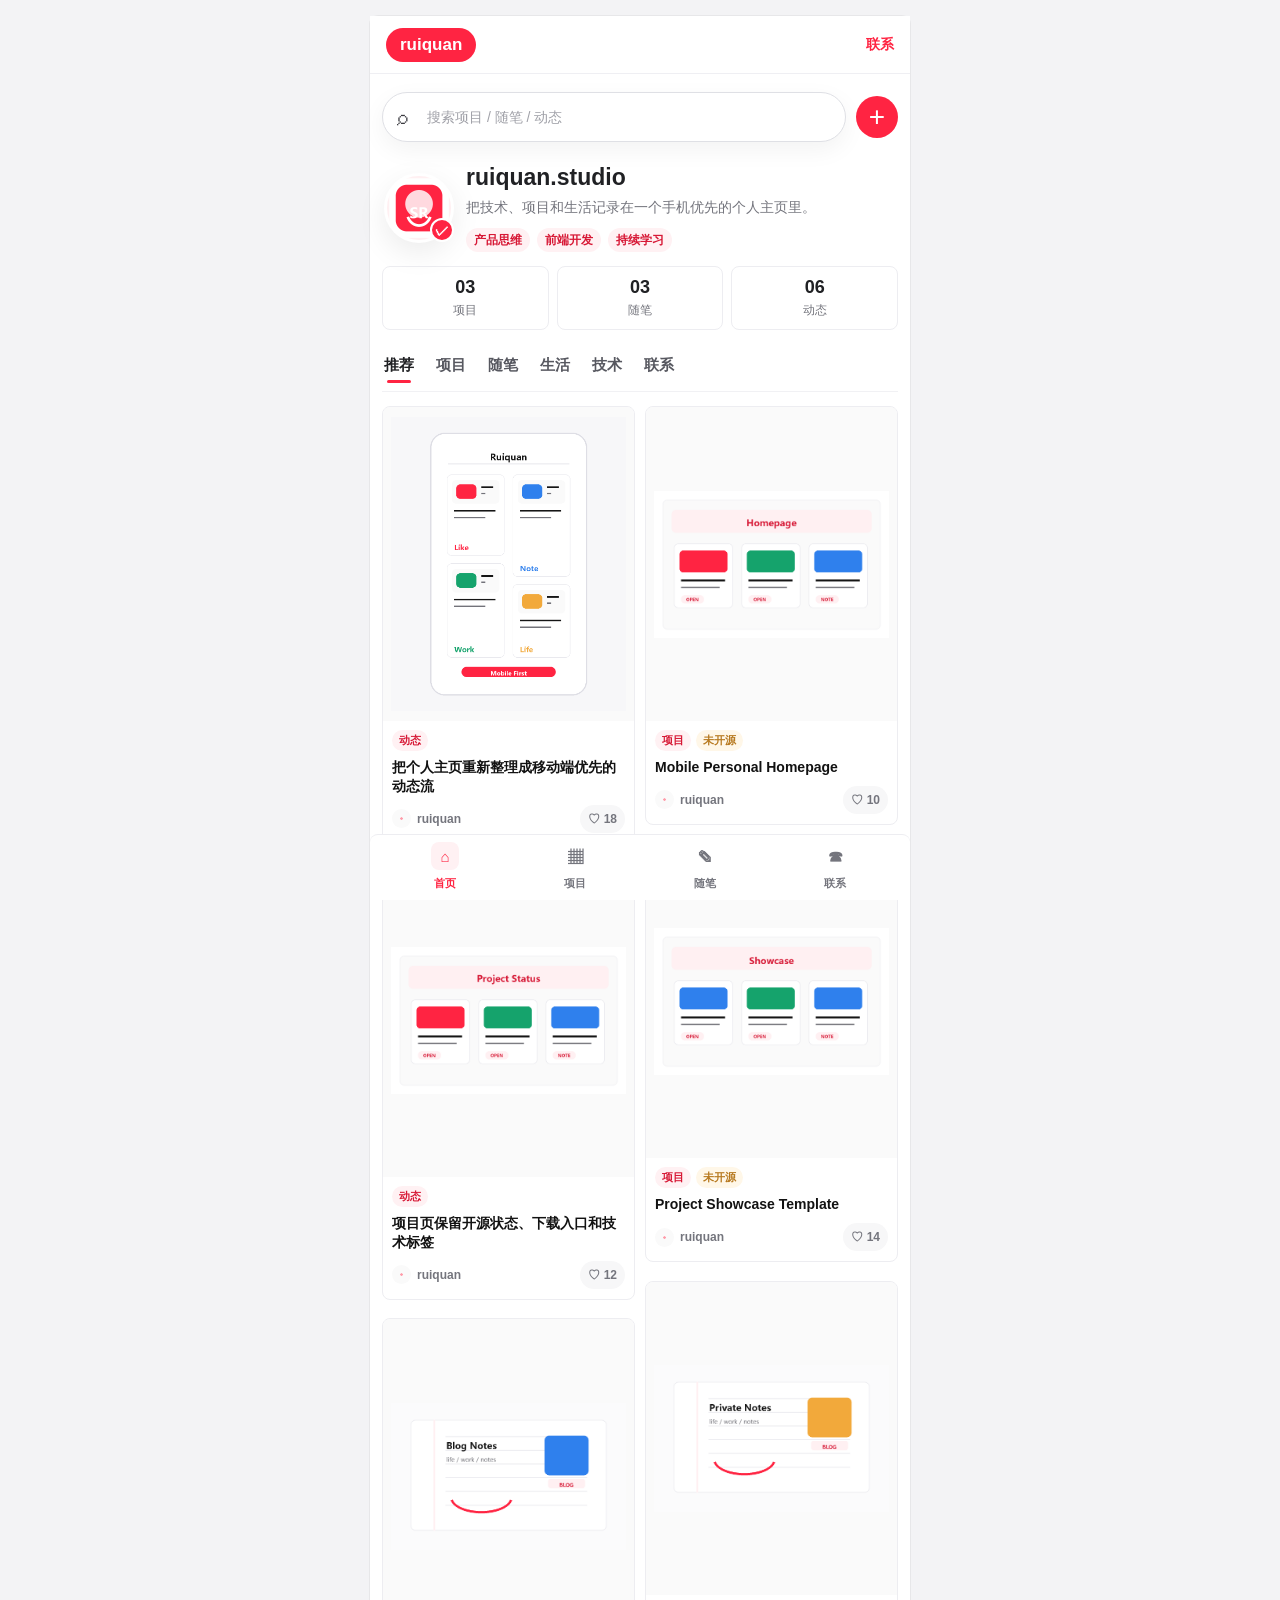
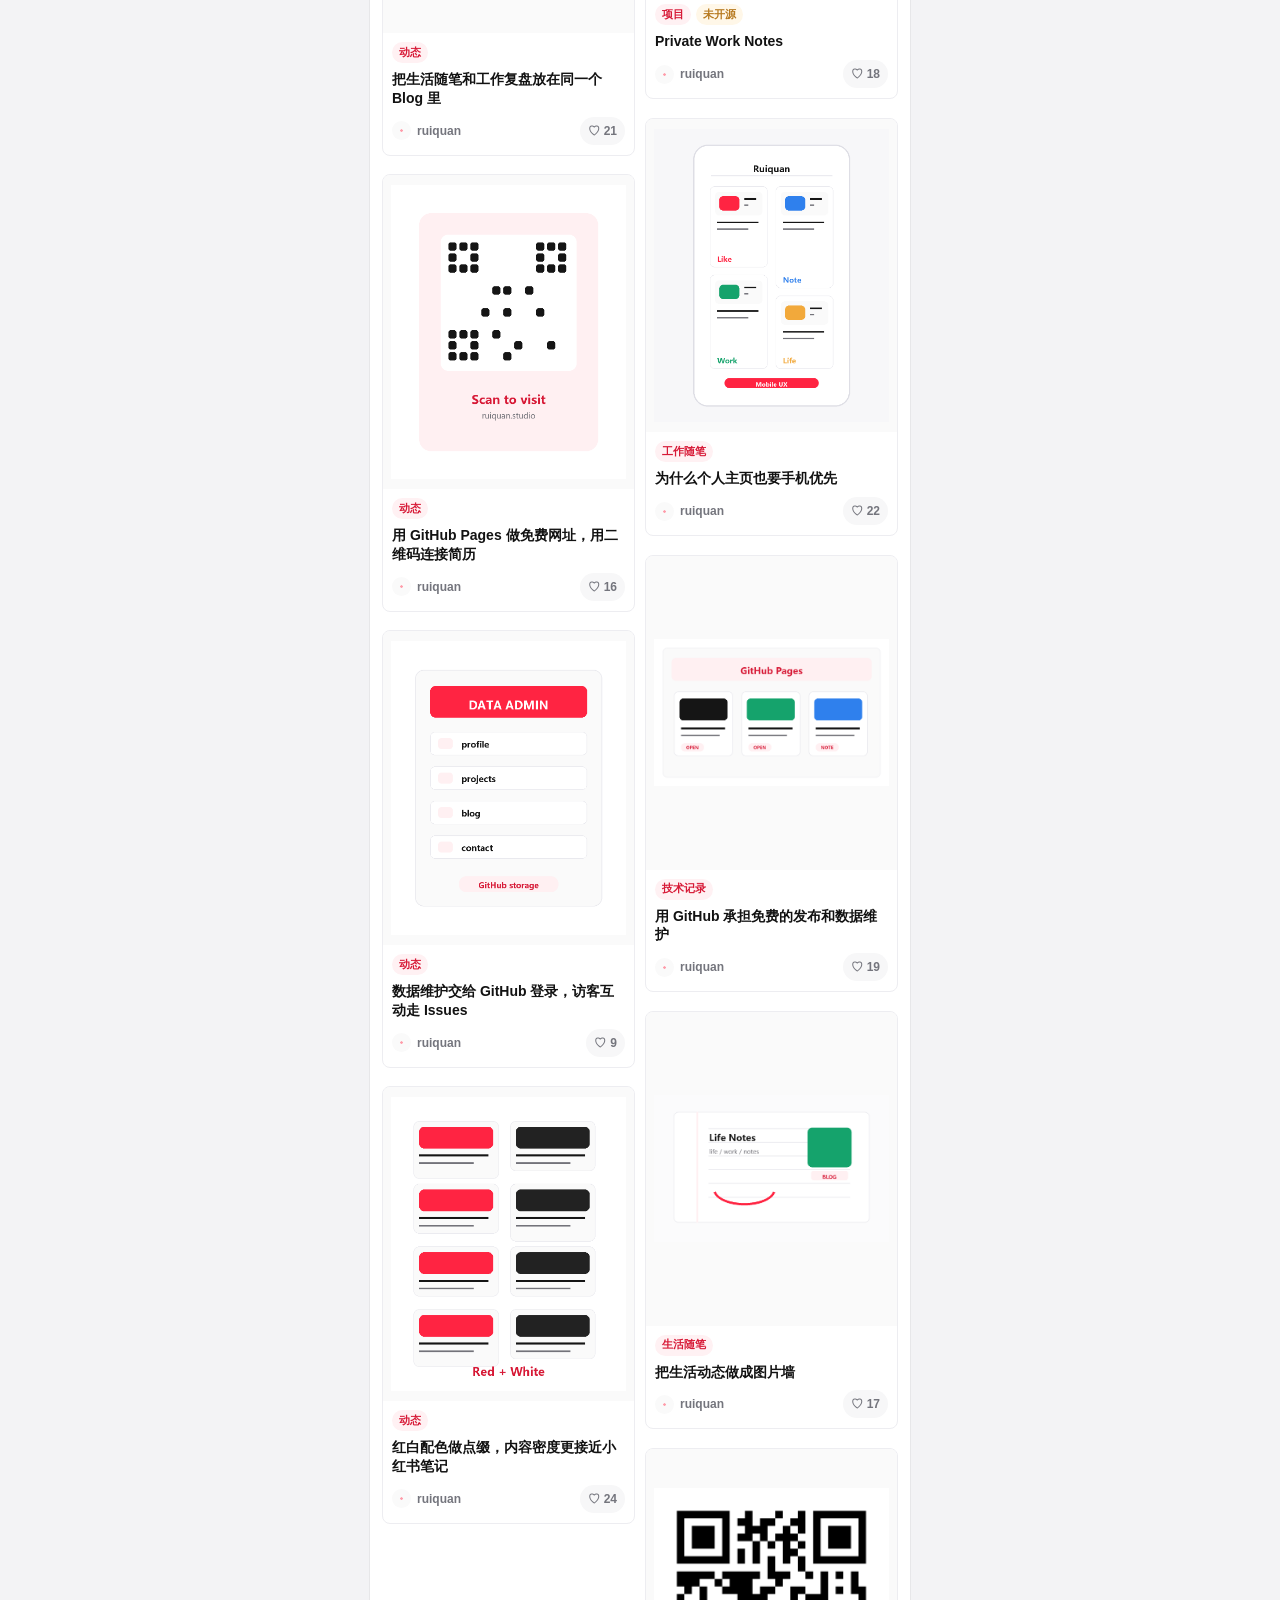
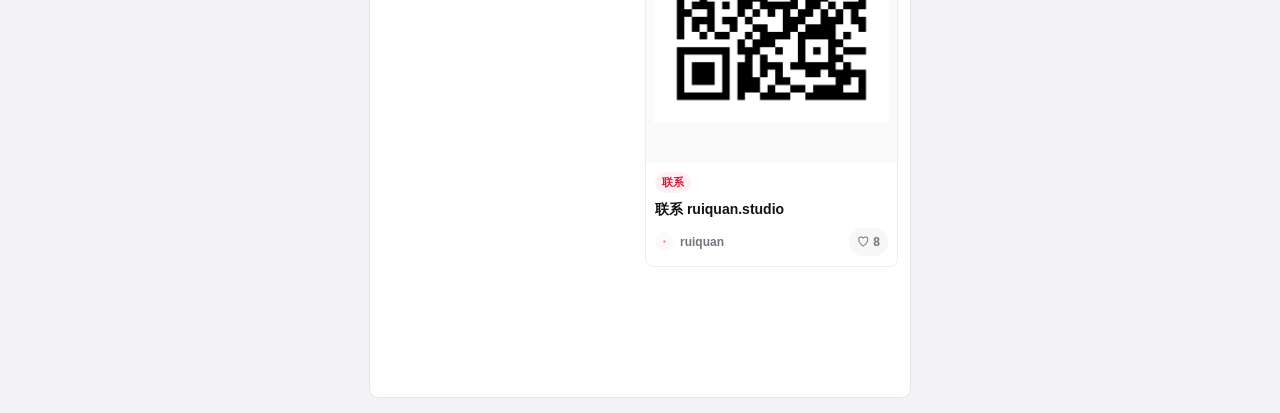
<file: index.html>
<!doctype html>
<html lang="zh-CN">
  <head>
    <meta charset="utf-8" />
    <meta name="viewport" content="width=device-width, initial-scale=1, viewport-fit=cover" />
    <meta name="theme-color" content="#ff2442" />
    <meta name="description" content="ruiquan.studio：项目、随笔、动态和联系方式。" />
    <title>ruiquan.studio | 个人主页</title>
    <link rel="manifest" href="site.webmanifest" />
    <link rel="stylesheet" href="styles.css" />
  </head>
  <body>
    <div class="app-shell">
      <header class="topbar" aria-label="站点顶部">
        <a class="brand-pill" href="#home" aria-label="返回首页">ruiquan</a>
        <a class="topbar-link" href="#contact">联系</a>
      </header>

      <main id="app" class="page-stack" aria-live="polite">
        <section class="loading-state">
          <div class="spinner" aria-hidden="true"></div>
          <p>正在加载 ruiquan.studio</p>
        </section>
      </main>

      <nav class="bottom-nav" aria-label="主导航">
        <a class="nav-item is-active" data-route="home" href="#home">
          <span class="nav-icon" aria-hidden="true">⌂</span>
          <span>首页</span>
        </a>
        <a class="nav-item" data-route="projects" href="#projects">
          <span class="nav-icon" aria-hidden="true">▦</span>
          <span>项目</span>
        </a>
        <a class="nav-item" data-route="blog" href="#blog">
          <span class="nav-icon" aria-hidden="true">✎</span>
          <span>随笔</span>
        </a>
        <a class="nav-item" data-route="contact" href="#contact">
          <span class="nav-icon" aria-hidden="true">☎</span>
          <span>联系</span>
        </a>
      </nav>
    </div>

    <script src="app.js" type="module"></script>
  </body>
</html>
</file>
<file: styles.css>
:root {
  --red: #ff2442;
  --red-deep: #d71936;
  --red-soft: #fff1f3;
  --ink: #202124;
  --muted: #74757d;
  --soft: #f6f6f7;
  --line: #ededf1;
  --paper: #ffffff;
  --green: #15a36c;
  --amber: #b7791f;
  --shadow: 0 10px 30px rgba(17, 17, 17, 0.08);
  color-scheme: light;
  font-family: "PingFang SC", "HarmonyOS Sans SC", "Microsoft YaHei", "Helvetica Neue", Arial, sans-serif;
}

* {
  box-sizing: border-box;
}

html {
  min-height: 100%;
  background: #f3f3f5;
  scroll-behavior: smooth;
}

body {
  margin: 0;
  min-height: 100vh;
  background: #f3f3f5;
  color: var(--ink);
  font-size: 15px;
  line-height: 1.5;
  letter-spacing: 0;
}

body.is-detail-open {
  overflow: hidden;
}

a {
  color: inherit;
  text-decoration: none;
}

button,
input {
  font: inherit;
}

button {
  border: 0;
  background: transparent;
  cursor: pointer;
}

.app-shell {
  position: relative;
  min-height: 100vh;
  max-width: 540px;
  margin: 0 auto;
  background: var(--paper);
}

.topbar {
  position: sticky;
  top: 0;
  z-index: 30;
  display: flex;
  align-items: center;
  justify-content: space-between;
  gap: 12px;
  height: 58px;
  padding: max(10px, env(safe-area-inset-top)) 16px 10px;
  background: rgba(255, 255, 255, 0.96);
  border-bottom: 1px solid rgba(237, 237, 241, 0.85);
  backdrop-filter: blur(16px);
}

.brand-pill {
  display: inline-flex;
  align-items: center;
  justify-content: center;
  min-width: 88px;
  height: 34px;
  padding: 0 14px;
  border-radius: 999px;
  background: var(--red);
  color: #fff;
  font-size: 17px;
  font-weight: 900;
  line-height: 1;
}

.topbar-link {
  color: var(--red);
  font-size: 14px;
  font-weight: 800;
}

.page-stack {
  min-height: calc(100vh - 124px);
  padding: 12px 12px calc(112px + env(safe-area-inset-bottom));
}

.view {
  display: grid;
  gap: 12px;
}

.search-panel {
  display: grid;
  grid-template-columns: minmax(0, 1fr) 42px;
  gap: 10px;
  align-items: center;
  padding: 6px 0 2px;
}

.search-box {
  display: grid;
  grid-template-columns: 28px minmax(0, 1fr);
  align-items: center;
  min-height: 50px;
  padding: 0 14px;
  border: 1px solid #dfe0e5;
  border-radius: 999px;
  background: #fff;
  box-shadow: 0 8px 24px rgba(17, 17, 17, 0.05);
}

.search-box span {
  color: #3b3b40;
  font-size: 21px;
}

.search-box input {
  min-width: 0;
  border: 0;
  outline: 0;
  color: var(--ink);
  background: transparent;
  font-size: 14px;
}

.search-box input::placeholder {
  color: #a0a1a8;
}

.publish-button {
  display: grid;
  place-items: center;
  width: 42px;
  height: 42px;
  border-radius: 999px;
  background: var(--red);
  color: #fff;
  font-size: 28px;
  font-weight: 500;
  line-height: 1;
}

.profile-strip {
  display: grid;
  grid-template-columns: 70px minmax(0, 1fr);
  gap: 12px;
  align-items: center;
  padding: 8px 2px 2px;
}

.avatar-wrap {
  position: relative;
  width: 70px;
  aspect-ratio: 1;
}

.avatar {
  display: block;
  width: 70px;
  height: 70px;
  border-radius: 50%;
  object-fit: cover;
  border: 3px solid #fff;
  background: var(--red-soft);
  box-shadow: var(--shadow);
}

.avatar-badge {
  position: absolute;
  right: 0;
  bottom: 1px;
  display: grid;
  place-items: center;
  width: 24px;
  height: 24px;
  border: 2px solid #fff;
  border-radius: 50%;
  background: var(--red);
  color: #fff;
  font-size: 14px;
  font-weight: 900;
}

.profile-copy {
  min-width: 0;
}

.profile-copy h1 {
  margin: 0;
  overflow-wrap: anywhere;
  font-size: 23px;
  line-height: 1.18;
}

.profile-copy p {
  margin: 6px 0 0;
  color: var(--muted);
  font-size: 14px;
}

.tag-row {
  display: flex;
  flex-wrap: wrap;
  gap: 7px;
  margin-top: 10px;
}

.tag,
.mini-chip {
  display: inline-flex;
  align-items: center;
  min-height: 24px;
  max-width: 100%;
  padding: 3px 8px;
  border-radius: 999px;
  background: var(--red-soft);
  color: var(--red-deep);
  font-size: 12px;
  font-weight: 800;
  line-height: 1.2;
}

.mini-chip {
  min-height: 21px;
  padding: 3px 7px;
  font-size: 11px;
}

.mini-chip.is-open {
  background: #eefbf5;
  color: var(--green);
}

.mini-chip.is-private {
  background: #fff7e8;
  color: var(--amber);
}

.metric-strip {
  display: grid;
  grid-template-columns: repeat(3, minmax(0, 1fr));
  gap: 8px;
}

.metric {
  min-width: 0;
  padding: 10px 8px;
  border: 1px solid var(--line);
  border-radius: 8px;
  background: #fff;
  text-align: center;
}

.metric strong {
  display: block;
  font-size: 18px;
  line-height: 1.2;
}

.metric span {
  display: block;
  margin-top: 2px;
  color: var(--muted);
  font-size: 12px;
}

.channel-tabs {
  position: sticky;
  top: 58px;
  z-index: 20;
  display: flex;
  gap: 22px;
  overflow-x: auto;
  padding: 10px 2px 8px;
  background: rgba(255, 255, 255, 0.96);
  border-bottom: 1px solid rgba(237, 237, 241, 0.75);
  scrollbar-width: none;
  backdrop-filter: blur(14px);
}

.channel-tabs::-webkit-scrollbar {
  display: none;
}

.channel-tab {
  position: relative;
  flex: 0 0 auto;
  padding: 2px 0 7px;
  color: #575860;
  font-size: 15px;
  font-weight: 800;
}

.channel-tab.is-active {
  color: var(--ink);
}

.channel-tab.is-active::after {
  position: absolute;
  left: 50%;
  bottom: 0;
  width: 24px;
  height: 3px;
  border-radius: 999px;
  background: var(--red);
  content: "";
  transform: translateX(-50%);
}

.feed-masonry {
  column-count: 2;
  column-gap: 10px;
  padding-top: 2px;
}

.note-card {
  display: inline-block;
  width: 100%;
  margin: 0 0 12px;
  overflow: hidden;
  border: 1px solid var(--line);
  border-radius: 8px;
  background: #fff;
  break-inside: avoid;
}

.note-card img {
  display: block;
  width: 100%;
  aspect-ratio: 4 / 5;
  object-fit: contain;
  padding: 8px;
  background: #fafafa;
}

.note-body {
  padding: 9px 9px 10px;
}

.note-chip-row {
  display: flex;
  flex-wrap: wrap;
  gap: 5px;
  margin-bottom: 7px;
}

.note-title {
  display: -webkit-box;
  margin: 0;
  overflow: hidden;
  color: #121212;
  font-size: 14px;
  font-weight: 900;
  line-height: 1.35;
  overflow-wrap: anywhere;
  -webkit-box-orient: vertical;
  -webkit-line-clamp: 2;
}

.note-meta,
.note-actions {
  display: flex;
  align-items: center;
  justify-content: space-between;
  gap: 8px;
  margin-top: 9px;
  color: var(--muted);
  font-size: 12px;
}

.author-mini {
  display: inline-flex;
  align-items: center;
  min-width: 0;
  gap: 6px;
  color: var(--muted);
  font-size: 12px;
  font-weight: 700;
}

.author-mini img {
  width: 19px;
  height: 19px;
  border-radius: 50%;
  object-fit: cover;
}

.author-mini.is-large {
  color: var(--ink);
  font-size: 14px;
}

.author-mini.is-large img {
  width: 34px;
  height: 34px;
}

.author-mini small {
  display: block;
  margin-top: 1px;
  color: var(--muted);
  font-size: 12px;
  font-weight: 600;
}

.like-button {
  display: inline-flex;
  align-items: center;
  justify-content: center;
  gap: 4px;
  min-height: 28px;
  padding: 4px 8px;
  border-radius: 999px;
  background: #f7f7f8;
  color: var(--muted);
  font-weight: 800;
  line-height: 1;
}

.like-button.is-liked {
  background: var(--red-soft);
  color: var(--red);
}

.page-intro {
  padding: 4px 2px 2px;
}

.page-eyebrow {
  color: var(--red);
  font-size: 12px;
  font-weight: 900;
}

.page-intro h2 {
  margin: 3px 0 0;
  font-size: 24px;
  line-height: 1.2;
}

.page-intro p {
  margin: 6px 0 0;
  color: var(--muted);
  font-size: 14px;
}

.note-list-grid {
  display: grid;
  gap: 12px;
}

.wide-note,
.project-card,
.blog-card,
.contact-card {
  overflow: hidden;
  border: 1px solid var(--line);
  border-radius: 8px;
  background: #fff;
}

.wide-note img,
.project-card img,
.blog-card img {
  display: block;
  width: 100%;
  aspect-ratio: 16 / 10;
  object-fit: contain;
  padding: 10px;
  background: #fafafa;
}

.wide-note-body,
.content-pad {
  padding: 12px;
}

.card-kicker {
  display: flex;
  align-items: center;
  justify-content: space-between;
  gap: 10px;
  margin-bottom: 7px;
  color: var(--muted);
  font-size: 12px;
}

.card-title {
  margin: 0;
  overflow-wrap: anywhere;
  font-size: 18px;
  line-height: 1.3;
}

.card-copy {
  margin: 8px 0 0;
  color: var(--muted);
}

.action-row {
  display: flex;
  flex-wrap: wrap;
  gap: 8px;
  margin-top: 12px;
}

.primary-button,
.secondary-button,
.ghost-button,
.toolbar-link,
.follow-button {
  display: inline-flex;
  align-items: center;
  justify-content: center;
  gap: 6px;
  min-height: 36px;
  max-width: 100%;
  padding: 8px 13px;
  border-radius: 999px;
  font-weight: 900;
  line-height: 1.2;
}

.primary-button,
.follow-button {
  background: var(--red);
  color: #fff;
}

.secondary-button,
.toolbar-link {
  background: var(--red-soft);
  color: var(--red-deep);
}

.ghost-button {
  background: #f7f7f8;
  color: var(--ink);
}

.button-disabled {
  opacity: 0.55;
  pointer-events: none;
}

.contact-grid {
  display: grid;
  gap: 9px;
}

.contact-card {
  display: flex;
  align-items: center;
  justify-content: space-between;
  gap: 12px;
  padding: 12px;
}

.contact-main {
  min-width: 0;
}

.contact-main strong,
.contact-main span {
  display: block;
  overflow-wrap: anywhere;
}

.contact-main span {
  margin-top: 2px;
  color: var(--muted);
  font-size: 13px;
}

.contact-chip {
  flex: 0 0 auto;
  color: var(--red);
  font-size: 13px;
  font-weight: 900;
}

.notice-card {
  padding: 12px;
  border-radius: 8px;
  background: var(--red-soft);
  color: var(--red-deep);
}

.notice-card p {
  margin: 0;
}

.qr-card img {
  aspect-ratio: 1;
  object-fit: contain;
  padding: 18px;
  background: #fff;
}

.empty-feed,
.loading-state,
.error-state {
  display: grid;
  place-items: center;
  min-height: 220px;
  gap: 8px;
  color: var(--muted);
  text-align: center;
}

.empty-feed strong,
.error-state strong {
  color: var(--ink);
}

.spinner {
  width: 28px;
  height: 28px;
  border-radius: 50%;
  border: 3px solid var(--red-soft);
  border-top-color: var(--red);
  animation: spin 0.8s linear infinite;
}

@keyframes spin {
  to {
    transform: rotate(360deg);
  }
}

.bottom-nav {
  position: fixed;
  left: 50%;
  bottom: 0;
  z-index: 30;
  display: grid;
  grid-template-columns: repeat(4, minmax(0, 1fr));
  width: min(100%, 540px);
  height: calc(66px + env(safe-area-inset-bottom));
  padding: 6px 10px max(7px, env(safe-area-inset-bottom));
  transform: translateX(-50%);
  background: rgba(255, 255, 255, 0.96);
  border-top: 1px solid rgba(237, 237, 241, 0.95);
  backdrop-filter: blur(16px);
}

.nav-item {
  display: grid;
  place-items: center;
  gap: 2px;
  min-width: 0;
  color: var(--muted);
  font-size: 11px;
  font-weight: 800;
}

.nav-icon {
  display: grid;
  place-items: center;
  width: 28px;
  height: 28px;
  border-radius: 8px;
  font-size: 15px;
  line-height: 1;
}

.nav-item.is-active {
  color: var(--red);
}

.nav-item.is-active .nav-icon {
  background: var(--red-soft);
}

.detail-overlay {
  position: fixed;
  inset: 0;
  z-index: 100;
  display: grid;
  align-items: end;
  justify-items: center;
  background: rgba(0, 0, 0, 0.42);
}

.detail-sheet {
  position: relative;
  display: grid;
  grid-template-rows: auto minmax(0, 1fr) auto;
  width: min(100%, 540px);
  height: 94vh;
  max-height: 94vh;
  overflow: hidden;
  border-radius: 8px 8px 0 0;
  background: #fff;
}

.detail-close {
  position: absolute;
  top: 10px;
  left: 10px;
  z-index: 2;
  display: grid;
  place-items: center;
  width: 34px;
  height: 34px;
  border-radius: 50%;
  background: rgba(32, 33, 36, 0.72);
  color: #fff;
  font-size: 24px;
  line-height: 1;
}

.detail-media {
  max-height: 42vh;
  overflow: hidden;
  border-bottom: 1px solid var(--line);
  background: #fafafa;
}

.detail-media img {
  display: block;
  width: 100%;
  max-height: 42vh;
  object-fit: contain;
}

.detail-content {
  min-height: 0;
  overflow-y: auto;
  padding: 14px 14px 18px;
}

.detail-author {
  display: flex;
  align-items: center;
  justify-content: space-between;
  gap: 12px;
  margin-bottom: 14px;
}

.detail-content h2 {
  margin: 0;
  overflow-wrap: anywhere;
  font-size: 21px;
  line-height: 1.32;
}

.detail-content p {
  margin: 10px 0 0;
  color: #3f4047;
}

.comment-preview {
  margin-top: 16px;
  padding-top: 14px;
  border-top: 1px solid var(--line);
}

.comment-head {
  display: flex;
  align-items: center;
  justify-content: space-between;
  gap: 10px;
}

.comment-head span {
  color: var(--muted);
  font-size: 12px;
}

.detail-toolbar {
  display: flex;
  align-items: center;
  gap: 8px;
  padding: 10px 12px max(10px, env(safe-area-inset-bottom));
  border-top: 1px solid var(--line);
  background: rgba(255, 255, 255, 0.98);
}

.detail-toolbar .toolbar-link {
  flex: 1 1 0;
}

@media (min-width: 760px) {
  .app-shell {
    margin-top: 16px;
    margin-bottom: 16px;
    border-radius: 8px;
    box-shadow: 0 0 0 1px rgba(17, 17, 17, 0.05);
  }

  .bottom-nav {
    border-radius: 8px 8px 0 0;
  }

  .detail-overlay {
    align-items: center;
  }

  .detail-sheet {
    border-radius: 8px;
  }
}
</file>
